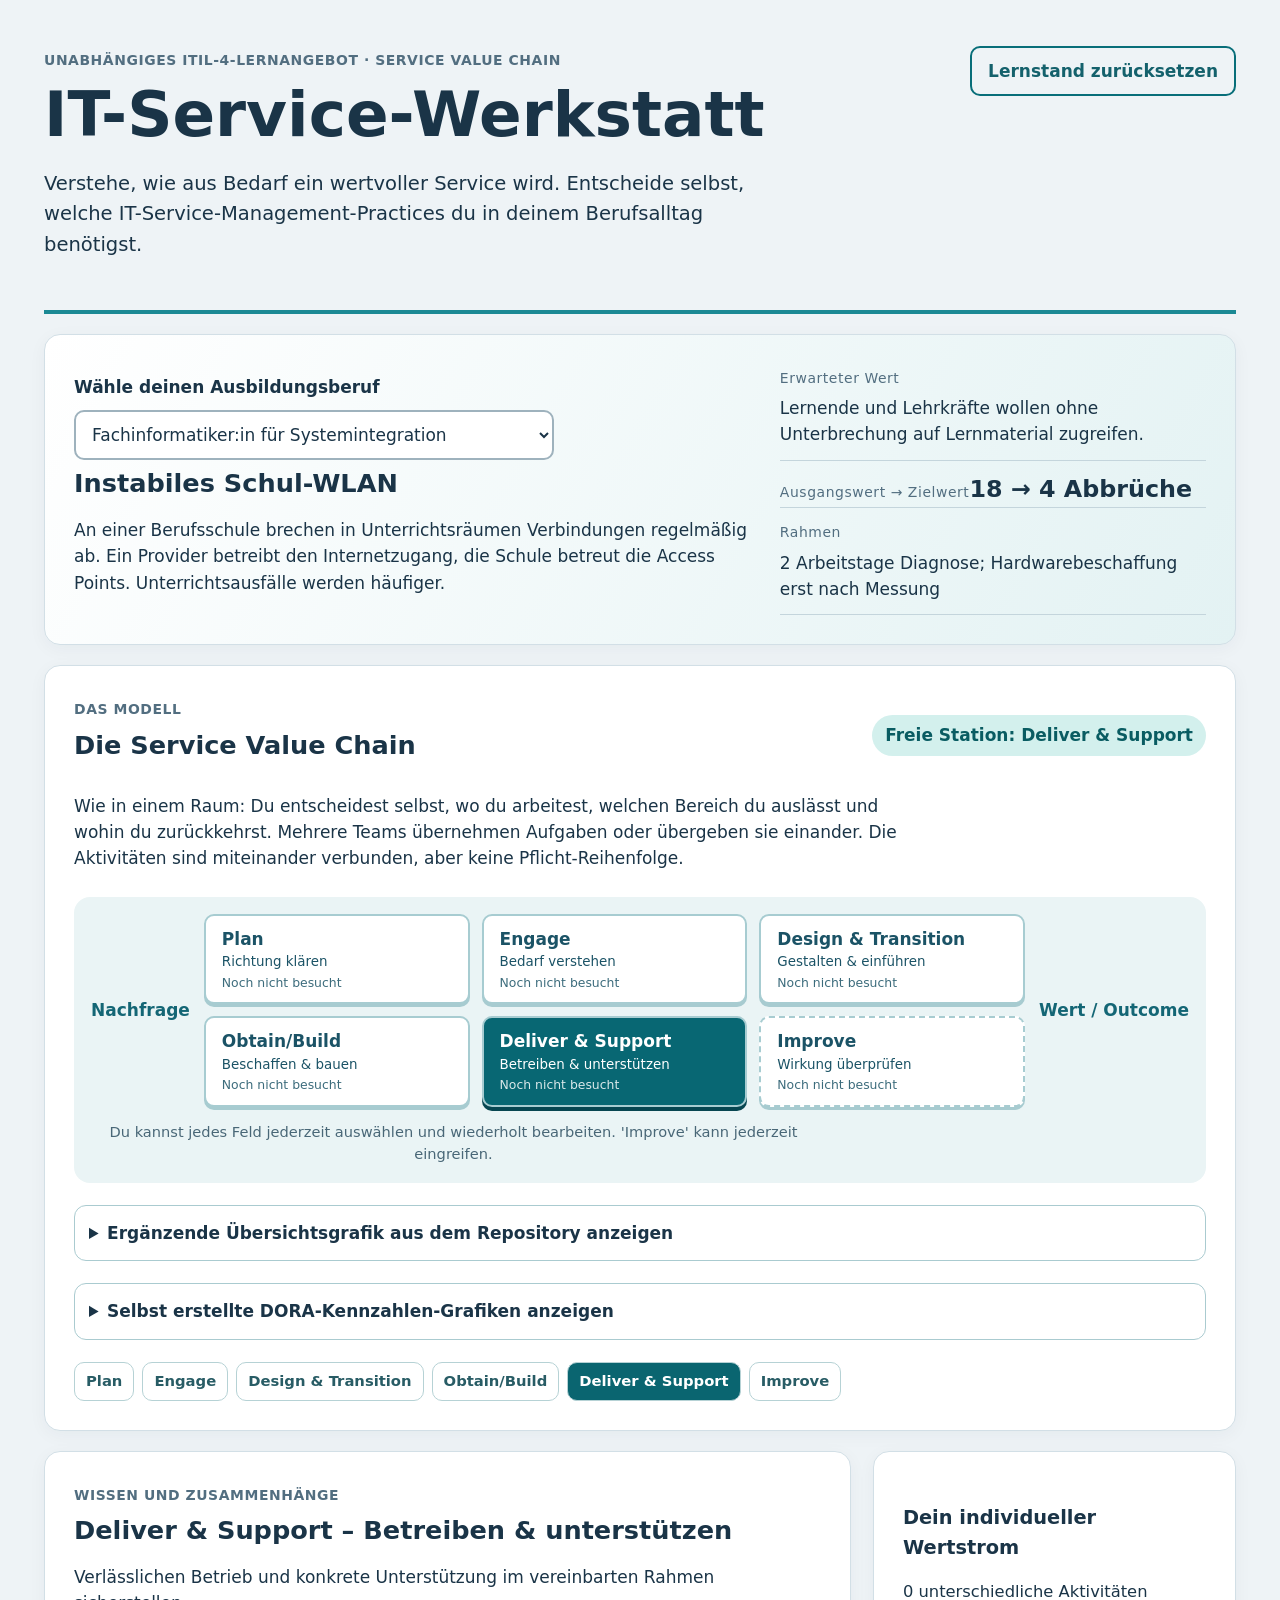
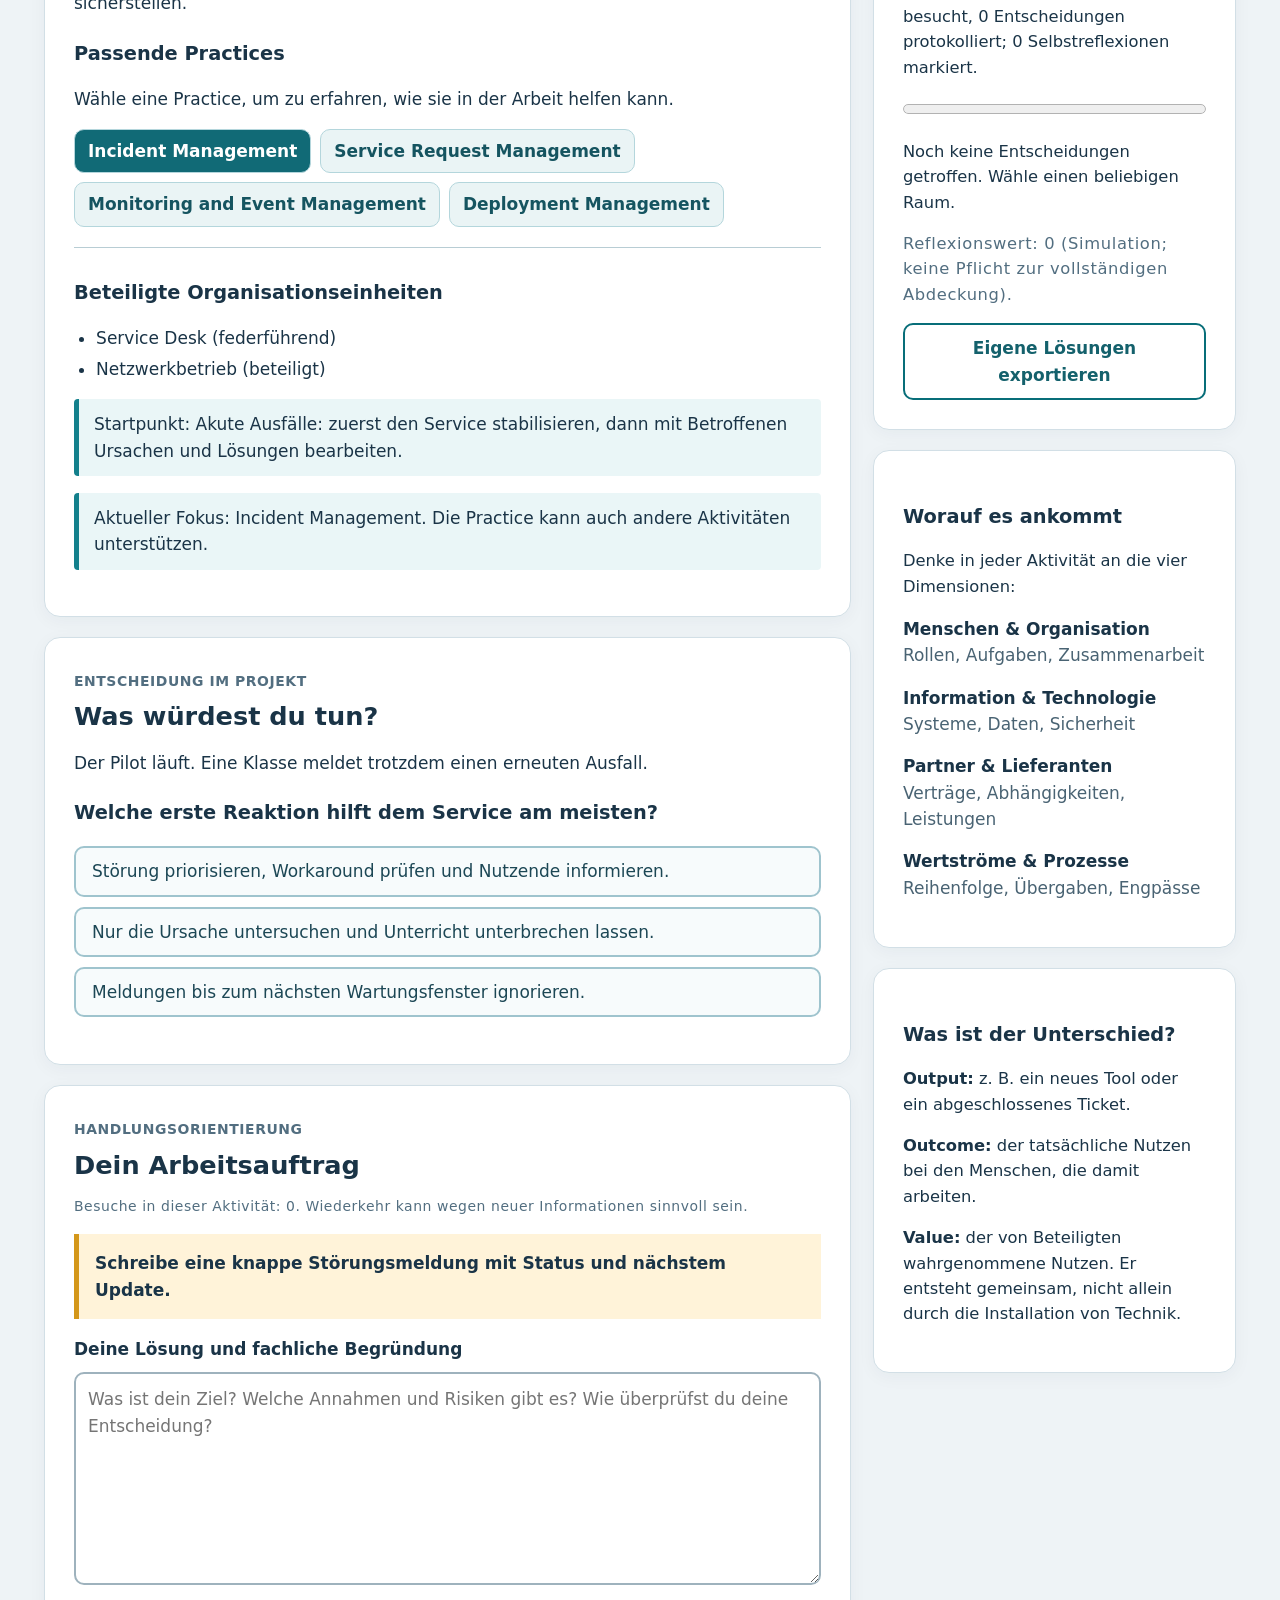
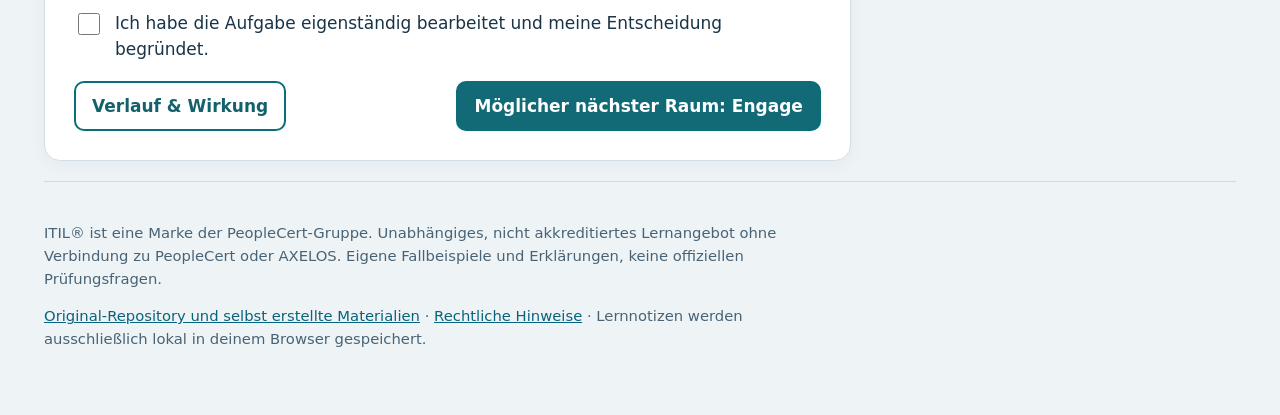
<file: lernwerkstatt/index.html>
<!doctype html>
<html lang="de"><head><meta charset="utf-8"><meta name="viewport" content="width=device-width, initial-scale=1"><meta name="color-scheme" content="light dark"><title>IT-Service-Werkstatt – Service Value Chain</title><link rel="stylesheet" href="studio.css"></head>
<body><a class="skip" href="#main">Zum Inhalt springen</a><div class="shell">
<header><div><span class="eyebrow">Unabhängiges ITIL-4-Lernangebot · Service Value Chain</span><h1>IT-Service-Werkstatt</h1><p class="lead">Verstehe, wie aus Bedarf ein wertvoller Service wird. Entscheide selbst, welche IT-Service-Management-Practices du in deinem Berufsalltag benötigst.</p></div><button type="button" id="reset" class="quiet">Lernstand zurücksetzen</button></header>
<section class="top-panel" aria-label="Berufsszenario"><div><label for="profession">Wähle deinen Ausbildungsberuf</label><select id="profession"></select><h2 id="scenario-title"></h2><p id="scenario-context"></p></div><div class="stats"><div><span class="meta">Erwarteter Wert</span><p id="consumer"></p></div><div><span class="meta">Ausgangswert → Zielwert</span><strong id="metric"></strong></div><div><span class="meta">Rahmen</span><p id="budget"></p></div></div></section>
<main id="main" tabindex="-1">
<section class="panel"><div class="section-title"><div><span class="eyebrow">Das Modell</span><h2>Die Service Value Chain</h2></div><span class="pill" id="step-count"></span></div>
<p id="intro-note"></p><div id="chain-map" class="map" role="group" aria-label="Interaktive Darstellung der sechs Aktivitäten"></div><details class="source-figure"><summary>Ergänzende Übersichtsgrafik aus dem Repository anzeigen</summary><figure><img src="assets/ITIL_Überblick_simple.png" alt="Vom Repository-Inhaber selbst erstellte grafische Übersicht zentraler ITIL-4-Bausteine. Die interaktive Darstellung oben erklärt die Aktivitäten einzeln." loading="lazy"><figcaption>Selbst erstelltes Originalmaterial aus dem Repository; ergänzende Übersicht zur interaktiven Lernkarte.</figcaption></figure></details><details class="source-figure"><summary>Selbst erstellte DORA-Kennzahlen-Grafiken anzeigen</summary><p>Die folgenden Abbildungen aus dem Repository veranschaulichen Kennzahlen, mit denen sich Entwicklung und Betrieb gemeinsam auswerten lassen. Sie sind ergänzende Vertiefung, keine zwingenden Lernstationen.</p><div class="image-gallery"><figure><img src="assets/DeploymentFrequency.png" alt="Vom Autor erstellte Darstellung der Deployment-Frequenz" loading="lazy"><figcaption>Deployment-Frequenz</figcaption></figure><figure><img src="assets/LeadTimeForChanges.png" alt="Vom Autor erstellte Darstellung der Durchlaufzeit von Änderungen" loading="lazy"><figcaption>Lead Time for Changes</figcaption></figure><figure><img src="assets/ChangeFailureRate.png" alt="Vom Autor erstellte Darstellung der Fehlerquote bei Änderungen" loading="lazy"><figcaption>Change Failure Rate</figcaption></figure><figure><img src="assets/MTTR.png" alt="Vom Autor erstellte Darstellung der Wiederherstellungszeit" loading="lazy"><figcaption>Wiederherstellungszeit (MTTR)</figcaption></figure></div></details><div id="stage-nav" class="stage-nav" aria-label="Aktivitäten auswählen"></div></section>
<div class="layout"><div class="primary">
<section class="panel"><span class="eyebrow">Wissen und Zusammenhänge</span><h2 id="stage-heading"></h2><p id="explanation"></p><h3>Passende Practices</h3><p>Wähle eine Practice, um zu erfahren, wie sie in der Arbeit helfen kann.</p><div id="practices" class="practice-list"></div><section class="unit-panel" aria-labelledby="unit-title"><h3 id="unit-title">Beteiligte Organisationseinheiten</h3><ul id="unit-list"></ul><p id="handoff" class="hint" aria-live="polite"></p></section><p class="hint" id="featured-practice"></p></section>
<section class="panel"><span class="eyebrow">Entscheidung im Projekt</span><h2>Was würdest du tun?</h2><p id="situation"></p><h3 id="question"></h3><div id="choices" class="choices" role="group" aria-label="Entscheidungsoptionen"></div><div id="feedback" class="feedback" aria-live="polite" hidden></div></section>
<section class="panel"><span class="eyebrow">Handlungsorientierung</span><h2>Dein Arbeitsauftrag</h2><p id="visit-count" class="meta"></p><p class="assignment" id="assignment"></p><label for="notes">Deine Lösung und fachliche Begründung</label><textarea id="notes" rows="7" placeholder="Was ist dein Ziel? Welche Annahmen und Risiken gibt es? Wie überprüfst du deine Entscheidung?"></textarea><label class="check"><input type="checkbox" id="complete"> Ich habe die Aufgabe eigenständig bearbeitet und meine Entscheidung begründet.</label><div class="actions"><button id="previous" class="quiet" type="button">Verlauf & Wirkung</button><button id="next" type="button">Empfohlene nächste Aktivität</button></div></section>
</div><aside class="secondary-col"><section class="panel"><h3>Dein individueller Wertstrom</h3><p id="progress-text"></p><progress id="progress" max="6" value="0" aria-label="Unterschiedliche besuchte Aktivitäten"></progress><div id="history" aria-live="polite"></div><p id="total" class="meta"></p><button id="export" type="button" class="quiet">Eigene Lösungen exportieren</button></section>
<section class="panel"><h3>Worauf es ankommt</h3><div class="dimension-list"><p>Denke in jeder Aktivität an die vier Dimensionen:</p><dl><dt>Menschen & Organisation</dt><dd>Rollen, Aufgaben, Zusammenarbeit</dd><dt>Information & Technologie</dt><dd>Systeme, Daten, Sicherheit</dd><dt>Partner & Lieferanten</dt><dd>Verträge, Abhängigkeiten, Leistungen</dd><dt>Wertströme & Prozesse</dt><dd>Reihenfolge, Übergaben, Engpässe</dd></dl></div></section><section class="panel"><h3>Was ist der Unterschied?</h3><p><strong>Output:</strong> z. B. ein neues Tool oder ein abgeschlossenes Ticket.</p><p><strong>Outcome:</strong> der tatsächliche Nutzen bei den Menschen, die damit arbeiten.</p><p><strong>Value:</strong> der von Beteiligten wahrgenommene Nutzen. Er entsteht gemeinsam, nicht allein durch die Installation von Technik.</p></section></aside></div>
<section id="summary" class="panel" hidden><h2>Dein Entscheidungspapier</h2><p>Untersuche deinen tatsächlich gewählten Weg und die Übergaben zwischen Teams. Nicht jede Aktivität muss besucht werden; Wiederholungen sind möglich. Die Simulation ist keine offizielle Prüfung.</p><div id="summary-content"></div><button id="summary-close" type="button">Auswertung schließen</button></section>
</main>
<footer><p>ITIL® ist eine Marke der PeopleCert-Gruppe. Unabhängiges, nicht akkreditiertes Lernangebot ohne Verbindung zu PeopleCert oder AXELOS. Eigene Fallbeispiele und Erklärungen, keine offiziellen Prüfungsfragen.</p><p><a href="https://github.com/SebastianMeisel/ITIL4">Original-Repository und selbst erstellte Materialien</a> · <a href="RECHTE.md">Rechtliche Hinweise</a> · Lernnotizen werden ausschließlich lokal in deinem Browser gespeichert.</p></footer></div>
<dialog id="practice-dialog" aria-labelledby="practice-name"><h2 id="practice-name"></h2><p id="practice-text"></p><p id="practice-chain" class="hint"></p><button id="practice-close" type="button">Schließen</button></dialog>
<script src="studio.js" defer></script></body></html>
</file>
<file: lernwerkstatt/studio.css>
:root{font:17px/1.55 system-ui,-apple-system,"Segoe UI",sans-serif;color:#1a3447;background:#eef3f6;font-synthesis:none}*{box-sizing:border-box}body{margin:0}button,select,textarea{font:inherit}button,select{cursor:pointer}button{border:2px solid #086e79;border-radius:10px;background:#116a76;color:white;padding:10px 16px;font-weight:650}button:hover{filter:brightness(.95)}button:focus-visible,select:focus-visible,textarea:focus-visible,a:focus-visible{outline:4px solid #eaa22e;outline-offset:3px}.quiet{background:transparent;color:#14616c}.skip{position:absolute;left:-9999px}.skip:focus{left:12px;top:12px;z-index:100;background:#fff;padding:12px}.shell{max-width:1240px;margin:auto;padding:24px}header{display:flex;justify-content:space-between;align-items:start;gap:22px;padding:22px 0 30px;border-bottom:4px solid #1b8994}h1{font-size:clamp(2.3rem,5vw,3.7rem);line-height:1.1;margin:8px 0}h2{font-size:clamp(1.35rem,2vw,1.85rem);line-height:1.25;margin:8px 0 14px}h3{font-size:1.14rem;margin:22px 0 12px}p{max-width:78ch}.lead{max-width:760px;font-size:1.15rem}.eyebrow,.meta{font-size:.82rem;letter-spacing:.04em;color:#526e80}.eyebrow{text-transform:uppercase;font-weight:750}label{display:block;font-weight:700;margin:10px 0}select,textarea{width:100%;border:2px solid #9eb2bd;border-radius:10px;background:#fff;color:#1a3447;padding:12px}select{max-width:480px}.top-panel,.panel{background:#fff;border:1px solid #d2dfe6;border-radius:16px;padding:clamp(18px,3vw,29px);margin:20px 0;box-shadow:0 4px 18px #182f450b}.top-panel{display:grid;grid-template-columns:1.6fr 1fr;gap:24px;background:linear-gradient(120deg,#fff,#e3f2f3)}.stats{display:grid;gap:10px}.stats>div{border-bottom:1px solid #c4d5dc}.stats p{margin:5px 0 12px}.stats strong{font-size:1.4rem}.section-title{display:flex;justify-content:space-between;align-items:center;gap:15px}.pill{background:#d3f0ed;padding:7px 13px;border-radius:30px;color:#095c62;font-weight:700;white-space:nowrap}.map{display:flex;align-items:center;gap:14px;flex-wrap:wrap;margin-top:25px;padding:17px;background:#eaf4f5;border-radius:16px}.edge{font-weight:800;color:#146675}.chain-grid{display:grid;grid-template-columns:repeat(3,minmax(135px,1fr));gap:12px;flex:1;min-width:65%}.chain-node{background:white;color:#1b5366;border:2px solid #a7ccd1;min-height:90px;text-align:left;box-shadow:0 3px #a7cbd0}.chain-node span{display:block;font-size:.79rem;font-weight:450}.chain-node.active{background:#086773;color:#fff;box-shadow:0 4px #074651}.chain-node[data-id="improve"]{border-style:dashed}.map-caption{width:100%;text-align:center;color:#496777;font-size:.86rem;margin:0}.stage-nav{display:flex;flex-wrap:wrap;gap:8px;margin-top:18px}.chain-step{background:transparent;color:#285c65;border:1px solid #b6d2d5;font-size:.87rem;padding:7px 11px}.chain-step[aria-current]{background:#0a6570;color:white}.chain-step.answered:not([aria-current]){border-color:#0f8b77;background:#e9f8f4;color:#135949}.layout{display:grid;grid-template-columns:minmax(0,2fr) minmax(275px,.9fr);gap:22px}.layout .panel{margin-top:0}.practice-list{display:flex;flex-wrap:wrap;gap:9px}.practice{background:#eaf4f5;color:#155460;border:1px solid #b4d6dc;font-weight:550;padding:8px 13px}.focus-practice{background:#116a76;color:#fff}.hint{padding:12px 15px;background:#eaf6f7;border-left:5px solid #13808c;border-radius:4px}.assignment{padding:16px;background:#fff3d9;border-left:5px solid #d49719;font-weight:650}.choices{display:grid;gap:10px;margin:18px 0}.answer{background:#f7fbfc;color:#1c4755;text-align:left;border:2px solid #9fc4ce;font-weight:500}.answer[aria-pressed=true]{background:#d4f2ef;border-color:#09736e}.feedback{background:#e7f1fc;border-left:4px solid #327eae;padding:14px;border-radius:6px}.feedback[hidden],#summary[hidden]{display:none}.check{display:flex;gap:12px;align-items:start;font-weight:500;margin:18px 0}.check input{min-width:22px;height:22px}.actions{display:flex;justify-content:space-between;gap:16px;flex-wrap:wrap}progress{width:100%;height:20px;accent-color:#087d83}dl dt{font-weight:750;margin-top:16px}dl dd{margin-left:0;color:#496373}.secondary-col p{font-size:.96rem}.summary-item{border-top:1px solid #cadae1;padding:10px 0}.summary-item h4{margin:7px 0}footer{padding:25px 0;color:#486375;font-size:.87rem;border-top:1px solid #ccdce3}a{color:#0a637c}dialog{max-width:min(92vw,640px);border:1px solid #acd3d4;border-radius:15px;padding:30px;box-shadow:0 10px 60px #0004;color:inherit;background:#fff}dialog::backdrop{background:#102e4388}@media(max-width:850px){.top-panel,.layout{grid-template-columns:1fr}.chain-grid{min-width:100%;grid-template-columns:repeat(2,minmax(125px,1fr))}.edge{width:100%;text-align:center}}@media(max-width:530px){.shell{padding:12px}.chain-grid{grid-template-columns:1fr 1fr}.chain-node{min-height:80px;font-size:.9rem}.stage-nav button{flex:1}.section-title{align-items:start;flex-direction:column}.actions button{flex:1}}@media(prefers-color-scheme:dark){:root{background:#102332;color:#ecf5f6}.top-panel,.panel,dialog{background:#1b3241;color:#e7f1f4;border-color:#35586b}.top-panel{background:linear-gradient(120deg,#1b3241,#20474c)}.eyebrow,.meta,.map-caption,dl dd,footer{color:#c4d5de}select,textarea,.chain-node{background:#223f4b;color:#f4f9fa;border-color:#56838a}.map{background:#133b47}.practice,.answer,.chain-step{background:#234c58;color:#e8f5f7;border-color:#567b88}.hint,.feedback{background:#204855}.assignment{background:#544321}.quiet{color:#a5e0e7}.pill{background:#18565a;color:#e1f7f2}.chain-node.active,.answer[aria-pressed=true]{background:#0d7377;color:white}.chain-step.answered:not([aria-current]){background:#22554c;color:#dcf7ef}.stats>div,.summary-item{border-color:#436273}a{color:#9edee8}}
.source-figure{margin:22px 0;padding:14px;border:1px solid #aacbd0;border-radius:12px}
.source-figure summary{cursor:pointer;font-weight:700}
.source-figure img{display:block;max-width:100%;height:auto;margin:auto;border-radius:8px;background:white}
.source-figure figcaption{margin-top:8px;font-size:.86rem;color:#526e80}
.source-figure figure{margin:16px 0 0}

/* A value stream can revisit activities and cross several teams. */
.unit-panel{border-top:1px solid #b8cdd4;margin-top:20px;padding-top:8px}
.unit-panel ul{padding-left:1.3rem}
.unit-panel li{margin:5px 0}
.visited-tag{font-size:.73rem!important;opacity:.85}
.history-list{padding-left:1.3rem;max-height:420px;overflow-y:auto}
.history-list li{margin:10px 0;border-bottom:1px solid #c0d4dc;padding-bottom:10px;overflow-wrap:anywhere}
.history-unit{display:block;font-size:.79rem;color:#4b6674}
.chain-step.answered{font-weight:750}
@media(prefers-color-scheme:dark){.unit-panel,.history-list li{border-color:#4a6c7b}.history-unit{color:#c2dce1}}

/* Locally bundled illustrations, no dependency on the parent directory. */
.image-gallery{display:grid;grid-template-columns:repeat(auto-fit,minmax(240px,1fr));gap:14px;margin:18px 0}
.image-gallery figure{margin:0;padding:12px;border:1px solid #b5cbd4;border-radius:9px;min-width:0}
.image-gallery img{display:block;width:100%;height:auto;object-fit:contain;background:white}
.image-gallery figcaption{font-weight:650;text-align:center;margin-top:8px}
@media(prefers-color-scheme:dark){.image-gallery figure{border-color:#4a6c7b}}
</file>
